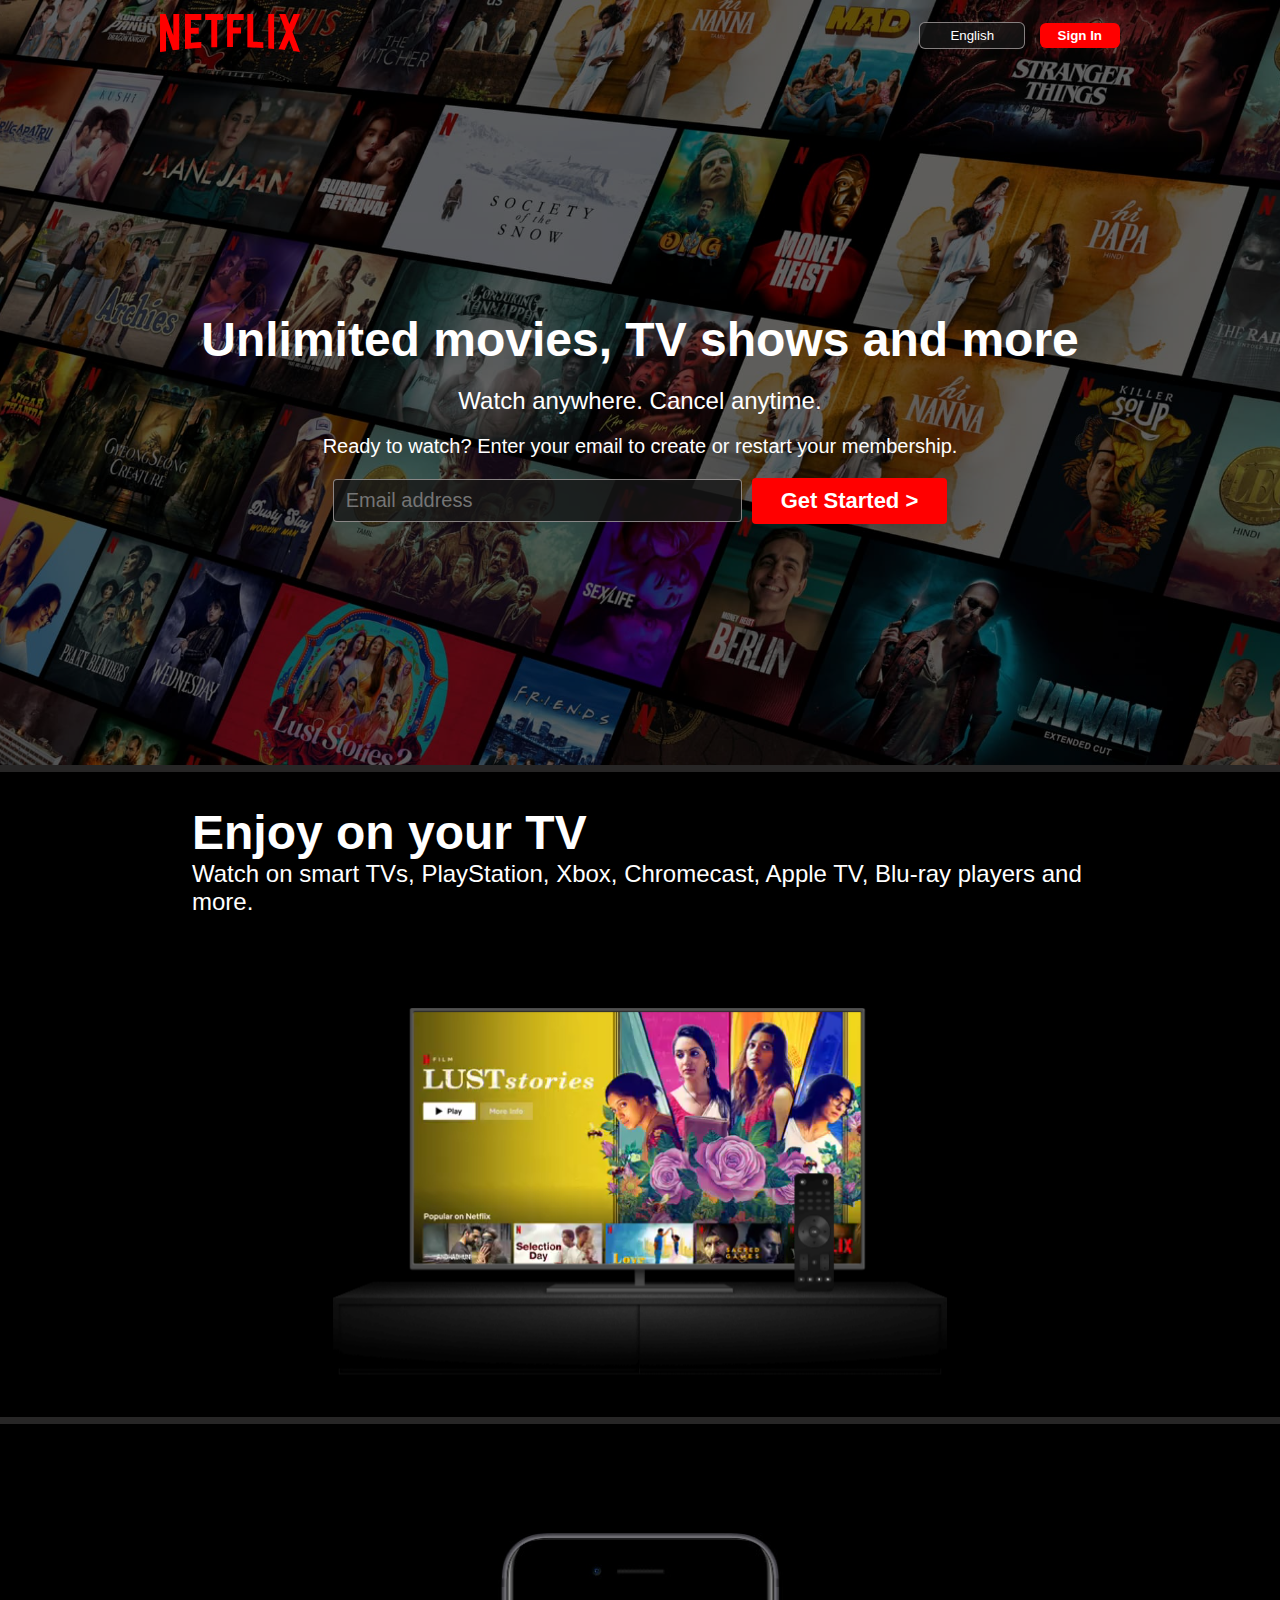
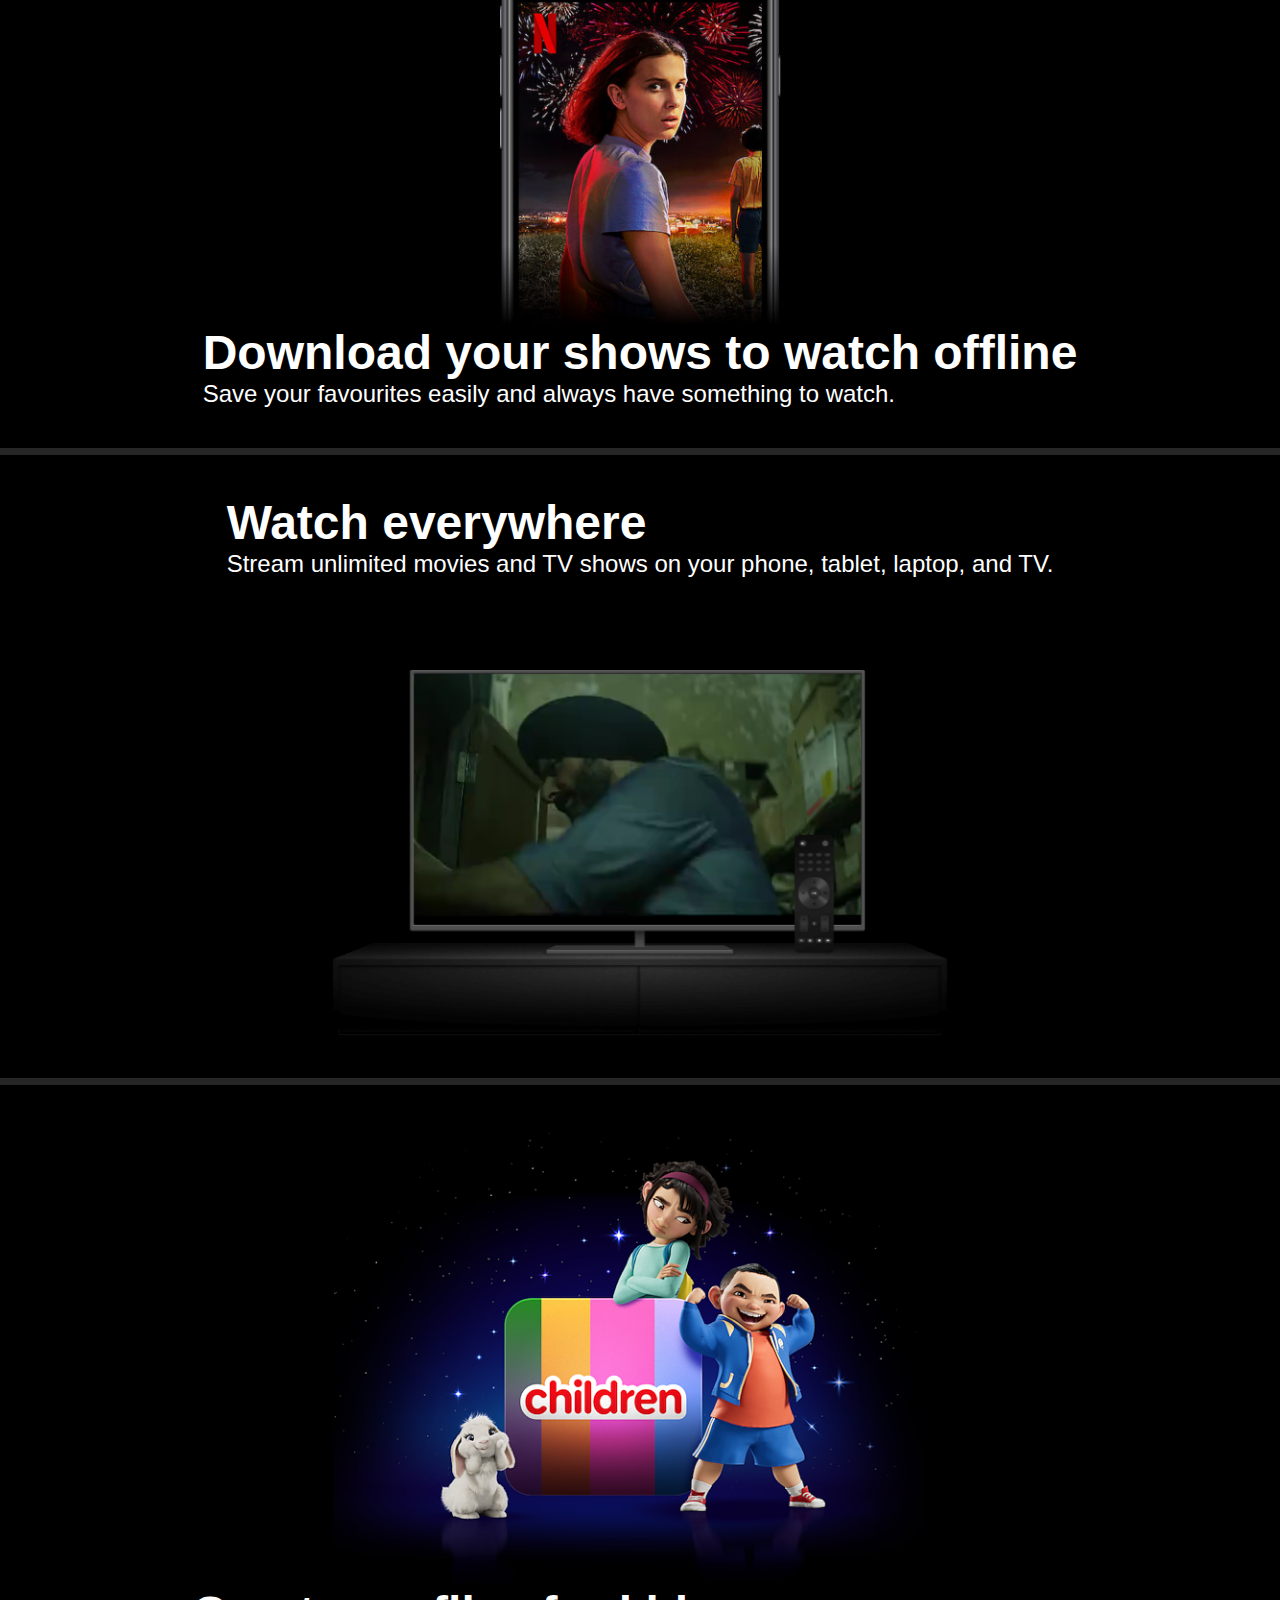
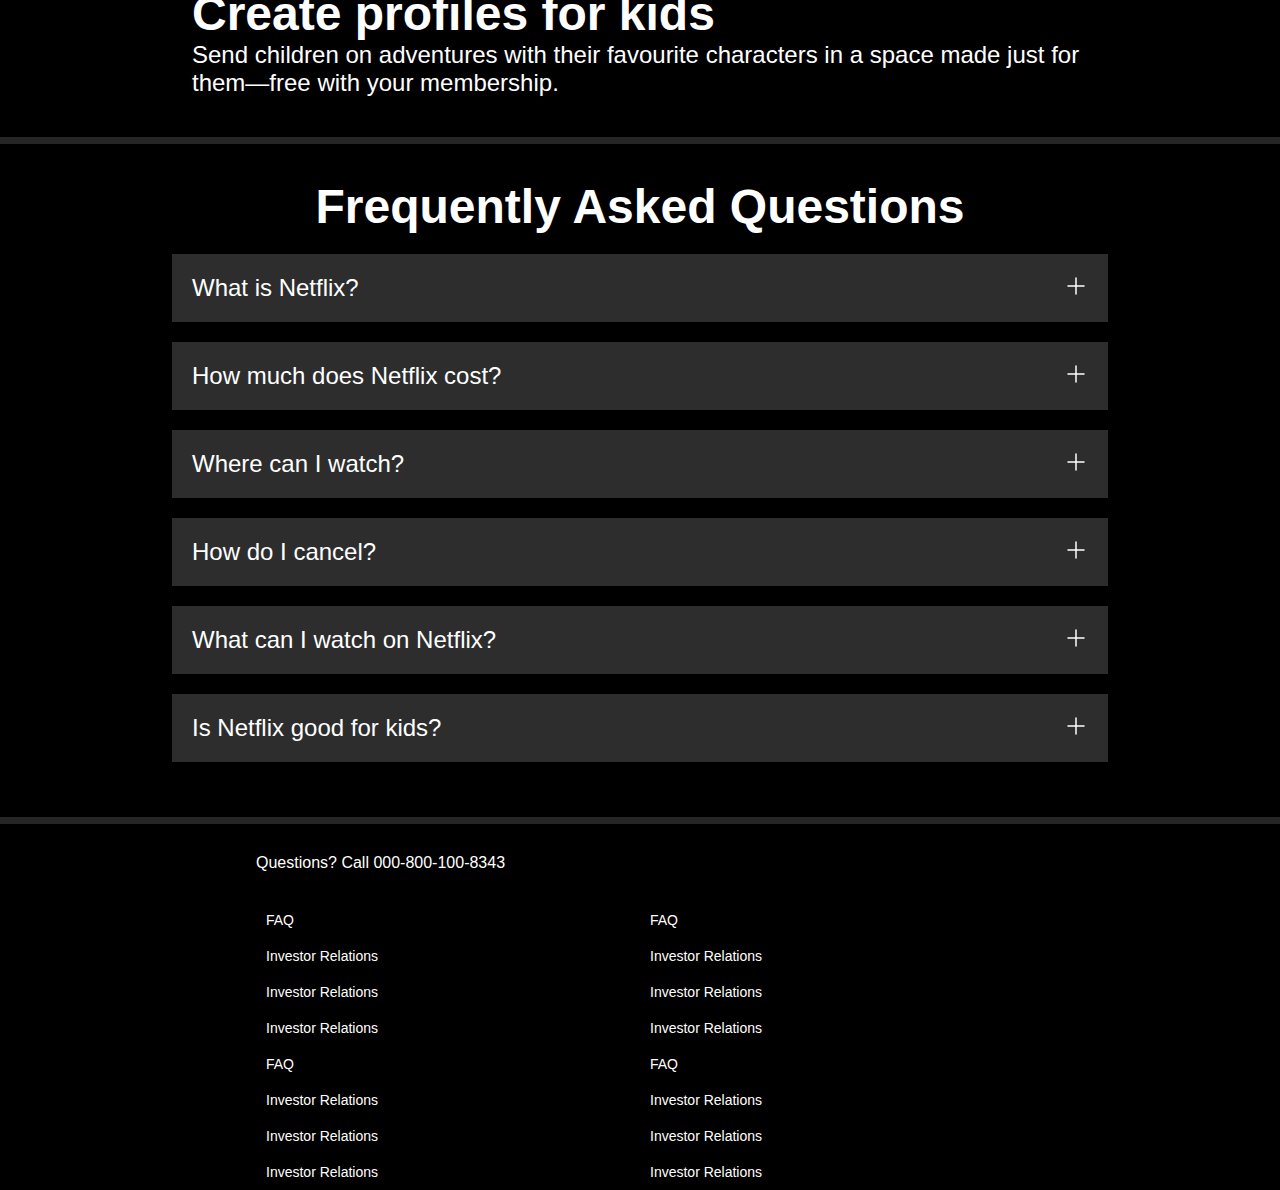
<file: src/main/resources/templates/index.html>
<!DOCTYPE html>
<html lang="en">
<head>
    <meta charset="UTF-8">
    <meta name="viewport" content="width=device-width, initial-scale=1.0">
    <title>Document</title>
    <link rel="stylesheet" href="https://cdnjs.cloudflare.com/ajax/libs/font-awesome/6.5.1/css/all.min.css" integrity="sha512-DTOQO9RWCH3ppGqcWaEA1BIZOC6xxalwEsw9c2QQeAIftl+Vegovlnee1c9QX4TctnWMn13TZye+giMm8e2LwA==" crossorigin="anonymous" referrerpolicy="no-referrer" />
    <link rel="stylesheet" href="style.css">
</head>
<body>

    <div class="main">
        <nav>
            <span><img src="images/logo.svg" alt=""></span>

            <div>
                <button class="btn">English</button>
                <button class="btn red-btn-sm">Sign In</button>
            </div>
        </nav>
        <div class="box"></div>

        <div class="hero">
            <span>Unlimited movies, TV shows and more</span>
            <span>Watch anywhere. Cancel anytime.</span>
            <span>Ready to watch? Enter your email to create or restart your membership.</span>
            
            <span>
            <div class="hero-btns">
                <input type="text" placeholder="Email address">
                <button class="btn red-btn">Get Started &gt;</button>
            </div>
            </span>
        </div>

        <div class="separation"></div>

    </div>

    <section class="first">
        <div>
            <span>Enjoy on your TV</span>
            <span>Watch on smart TVs, PlayStation, Xbox, Chromecast, Apple TV, Blu-ray players and more.</span>
        </div>

        <div class="sec-1-img">
            <img src="images/img1.png" alt="">
            <video src="videos/video1.m4v " autoplay loop muted></video>
        </div>
    </section>
    <div class="separation"></div>

    <section class="first second">
        <div class="sec-1-img">
            <img src="images/img2.jpg" alt=""></div>

        <div>
            <span>Download your shows to watch offline</span>
            <span>Save your favourites easily and always have something to watch.</span>
        </div>
    </section>
    <div class="separation"></div>

    <section class="first third">
        <div>
            <span>Watch everywhere</span>
            <span>Stream unlimited movies and TV shows on your phone, tablet, laptop, and TV.</span>
        </div>

        <div class="sec-1-img">
            <img src="images/img1.png" alt="">
            <video src="videos/video2.m4v " autoplay loop muted></video>
        </div>
    </section>
    <div class="separation"></div>

    <section class="first fourth">
        <div class="sec-1-img">
            <img src="images/img4.png" alt=""></div>

        <div>
            <span>Create profiles for kids</span>
            <span>Send children on adventures with their favourite characters in a space made just for them—free with your membership.</span>
        </div>
    </section>
    <div class="separation"></div>
    
    <section class="faq">
        <h2>Frequently Asked Questions</h2>
        <div class="faqbox">
            <span>What is Netflix?</span>
            <svg xmlns="http://www.w3.org/2000/svg" width="24" height="24" viewBox="0 0 24 24" fill="none">
            <path d="M12 4V20M20 12H4" stroke="#000000" stroke-width="1.5" stroke-linecap="round" stroke-linejoin="round"/>
            </svg>
            
        </div>
        <div class="faqbox">
            <span>How much does Netflix cost?</span>
            <svg xmlns="http://www.w3.org/2000/svg" width="24" height="24" viewBox="0 0 24 24" fill="none">
            <path d="M12 4V20M20 12H4" stroke="#000000" stroke-width="1.5" stroke-linecap="round" stroke-linejoin="round"/>
            </svg>
            
        </div>
        <div class="faqbox">
            <span>Where can I watch?</span>
            <svg xmlns="http://www.w3.org/2000/svg" width="24" height="24" viewBox="0 0 24 24" fill="none">
            <path d="M12 4V20M20 12H4" stroke="#000000" stroke-width="1.5" stroke-linecap="round" stroke-linejoin="round"/>
            </svg>
            
        </div>
        <div class="faqbox">
            <span>How do I cancel?</span>
            <svg xmlns="http://www.w3.org/2000/svg" width="24" height="24" viewBox="0 0 24 24" fill="none">
            <path d="M12 4V20M20 12H4" stroke="#000000" stroke-width="1.5" stroke-linecap="round" stroke-linejoin="round"/>
            </svg>
            
        </div>
        <div class="faqbox">
            <span>What can I watch on Netflix?</span>
            <svg xmlns="http://www.w3.org/2000/svg" width="24" height="24" viewBox="0 0 24 24" fill="none">
            <path d="M12 4V20M20 12H4" stroke="#000000" stroke-width="1.5" stroke-linecap="round" stroke-linejoin="round"/>
            </svg>
            
        </div>
        <div class="faqbox">
            <span>Is Netflix good for kids?</span>
            <svg xmlns="http://www.w3.org/2000/svg" width="24" height="24" viewBox="0 0 24 24" fill="none">
            <path d="M12 4V20M20 12H4" stroke="#000000" stroke-width="1.5" stroke-linecap="round" stroke-linejoin="round"/>
            </svg>
            
        </div>
    </section>
    <div class="separation"></div>

    <footer>
        <div class="quetion">Questions? Call 000-800-100-8343</div>
        <div class="footer">
            <div class="footer-items">
                <a href="FAQ">FAQ</a>
                <a href="FAQ">Investor Relations</a>
                <a href="FAQ">Investor Relations</a>
                <a href="FAQ">Investor Relations</a>
            </div>
    
            <div class="footer-items">
                <a href="FAQ">FAQ</a>
                <a href="FAQ">Investor Relations</a>
                <a href="FAQ">Investor Relations</a>
                <a href="FAQ">Investor Relations</a>
            </div>
            <div class="footer-items">
                <a href="FAQ">FAQ</a>
                <a href="FAQ">Investor Relations</a>
                <a href="FAQ">Investor Relations</a>
                <a href="FAQ">Investor Relations</a>
            </div>
    
            <div class="footer-items">
                <a href="FAQ">FAQ</a>
                <a href="FAQ">Investor Relations</a>
                <a href="FAQ">Investor Relations</a>
                <a href="FAQ">Investor Relations</a>
            </div>
        </div>
    </footer>
</body>
</html>
</file>
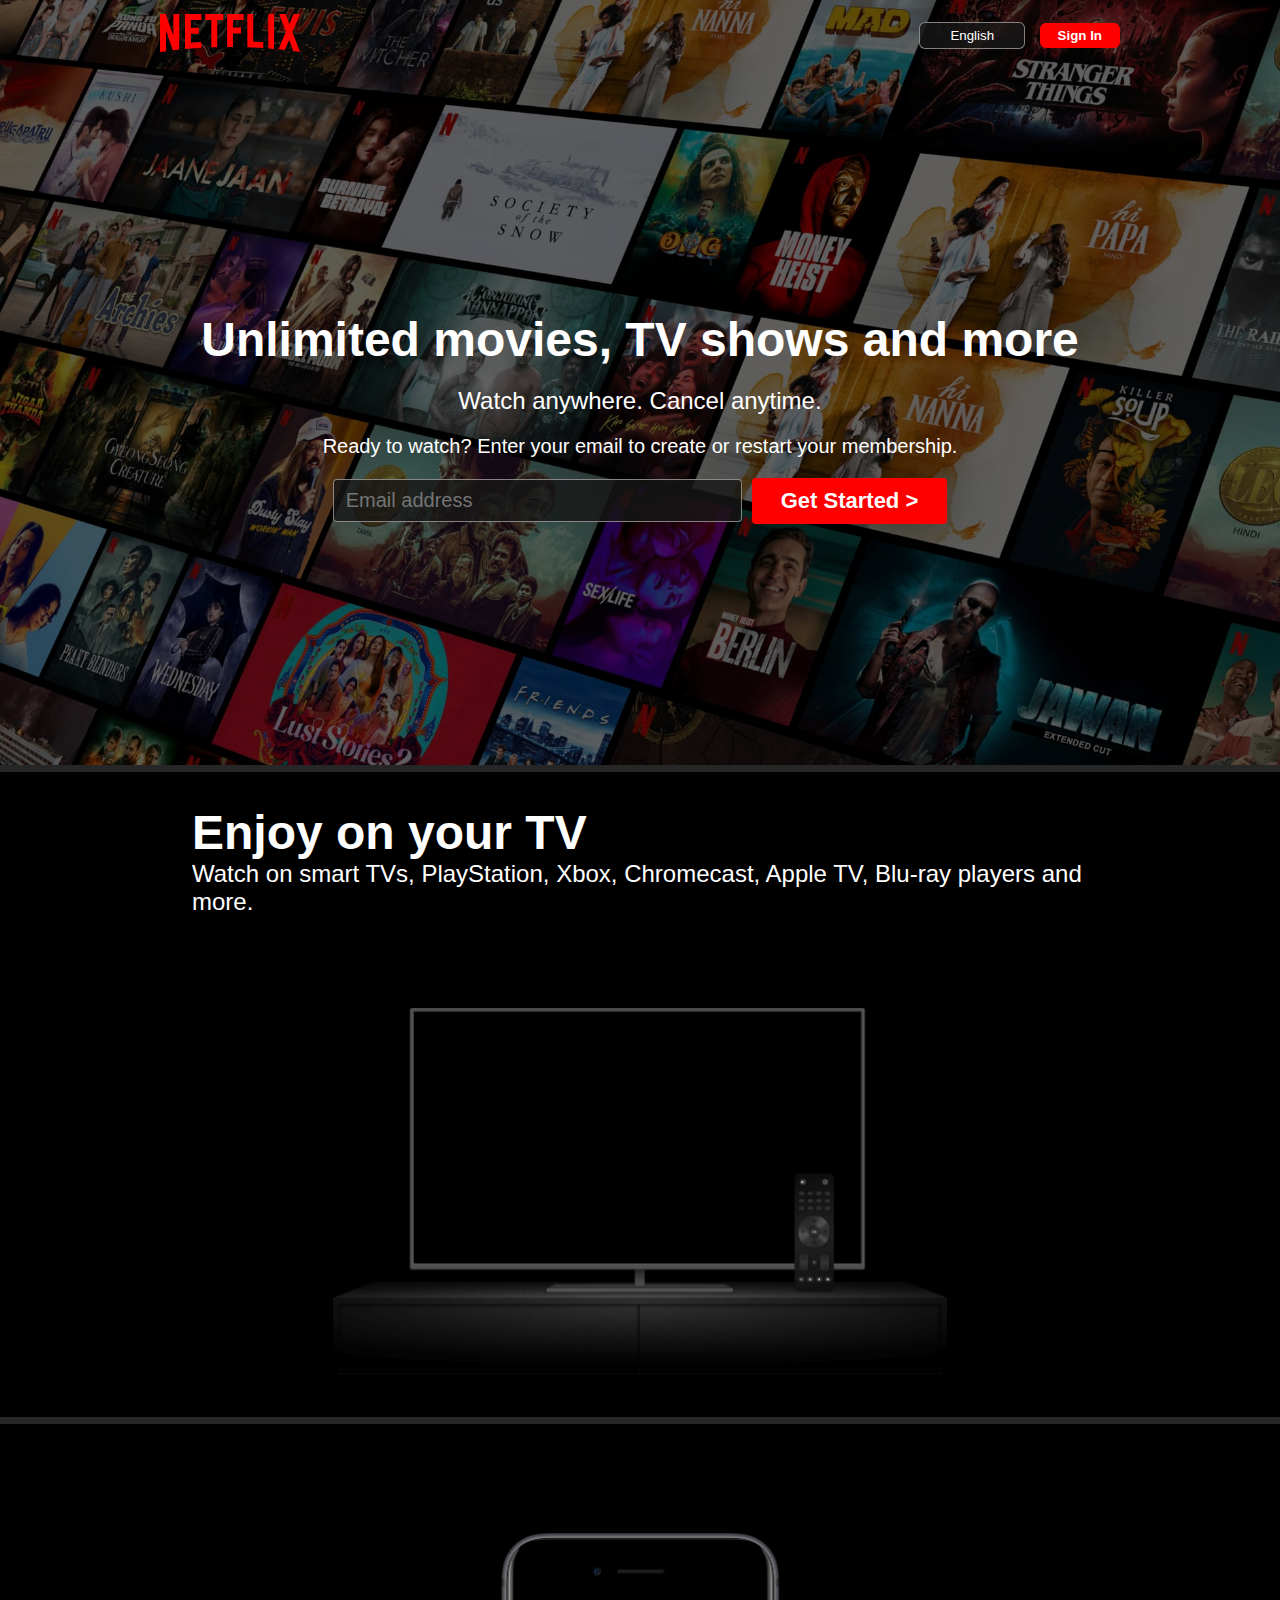
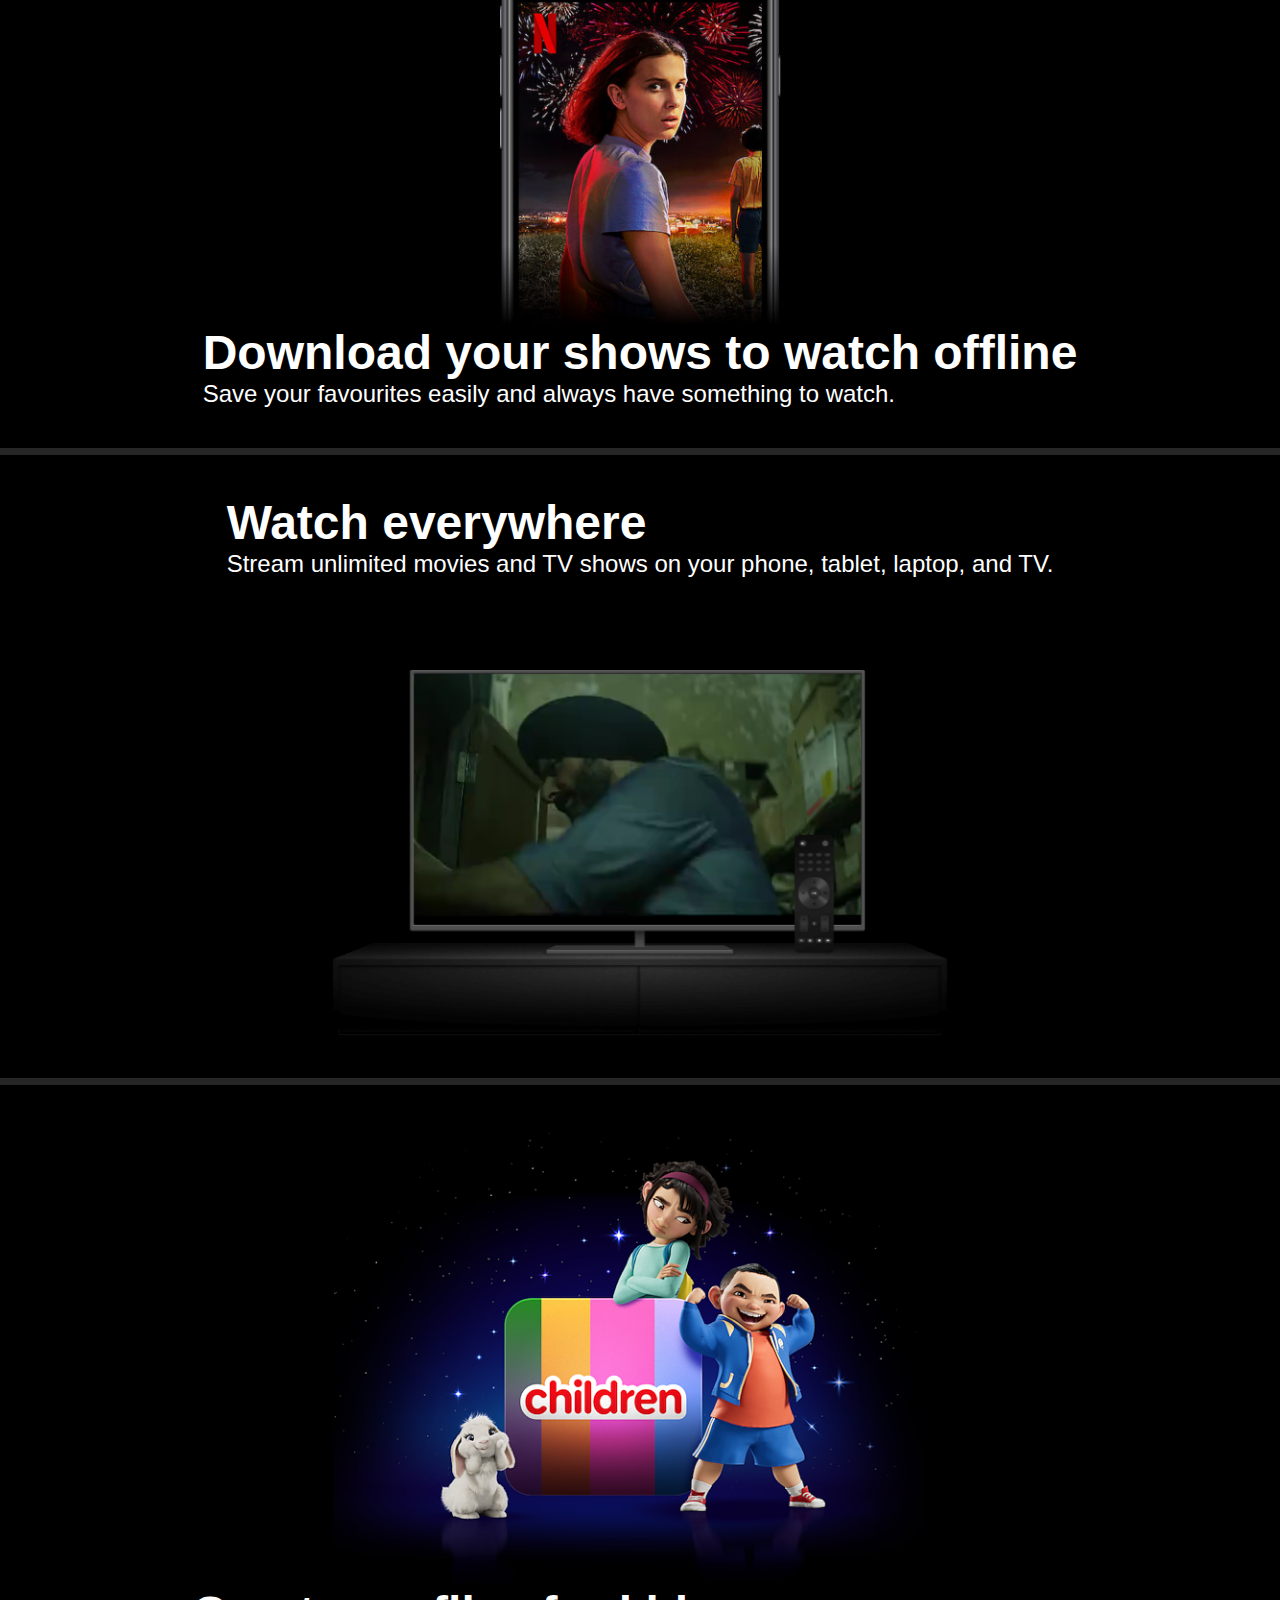
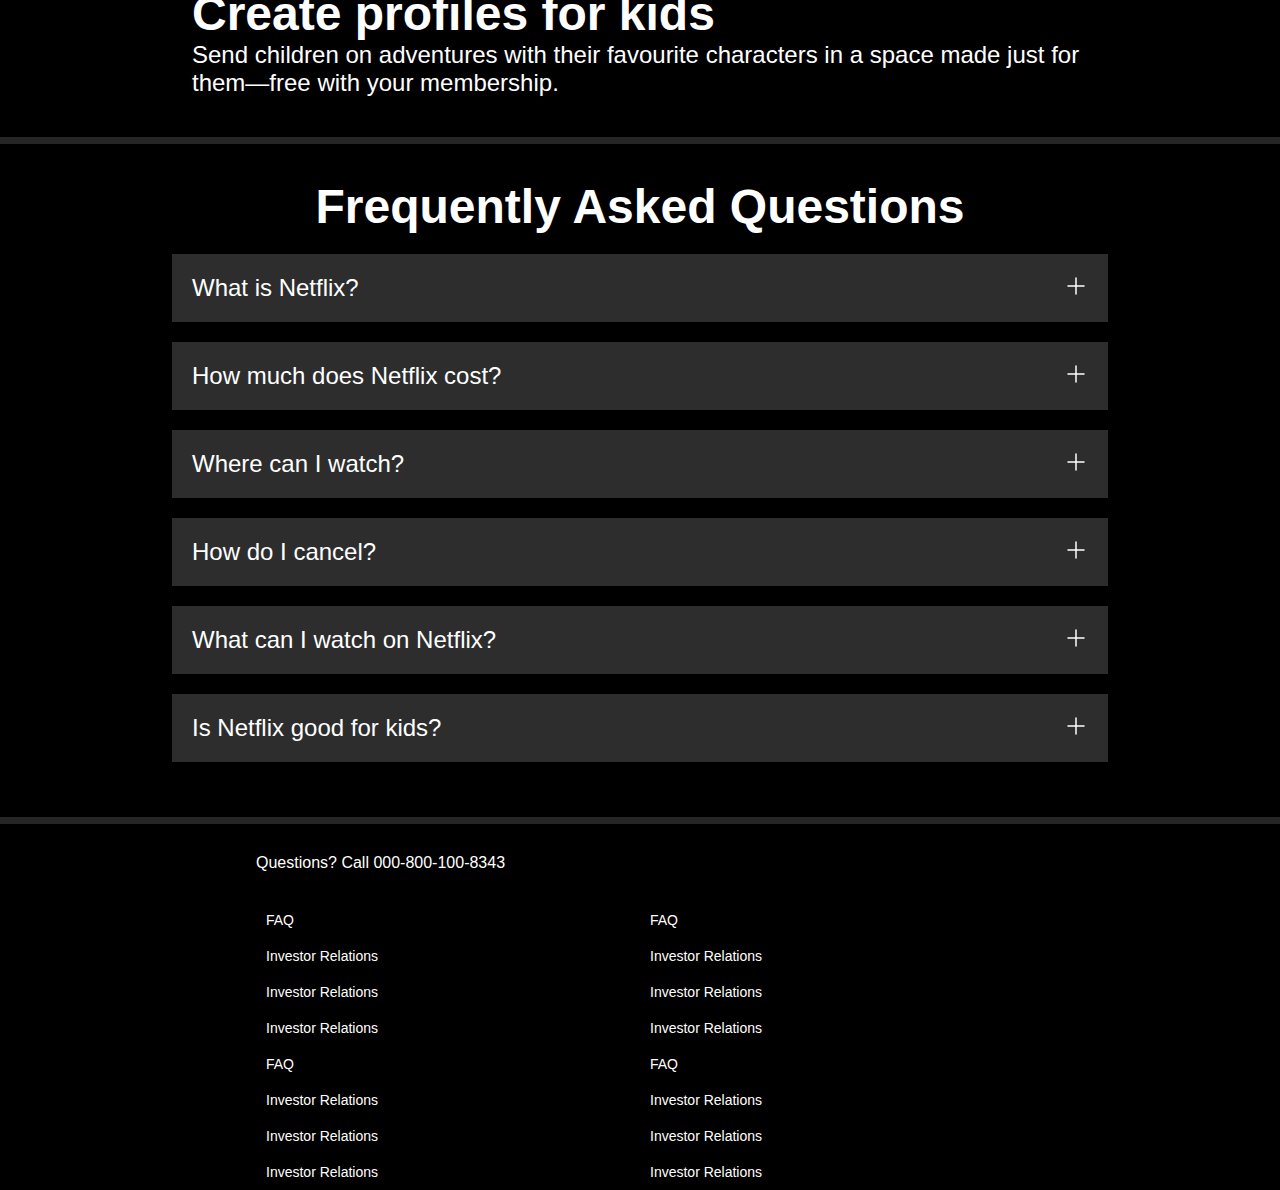
<file: src/main/resources/templates/home.html>
<!DOCTYPE html>
<html lang="en">
<head>
    <meta charset="UTF-8">
    <meta name="viewport" content="width=device-width, initial-scale=1.0">
    <title>Netflix on K8's</title>
    <link rel="stylesheet" href="style.css">
</head>
<body>
	<div class="main">
        <nav>
            <span><img src="images/logo.svg" alt=""></span>

            <div>
                <button class="btn">English</button>
                <button class="btn red-btn-sm">Sign In</button>
            </div>
        </nav>
        <div class="box"></div>

        <div class="hero">
            <span>Unlimited movies, TV shows and more</span>
            <span>Watch anywhere. Cancel anytime.</span>
            <span>Ready to watch? Enter your email to create or restart your membership.</span>

            <span>
            <div class="hero-btns">
                <input type="text" placeholder="Email address">
                <button class="btn red-btn">Get Started &gt;</button>
            </div>
            </span>
        </div>

        <div class="separation"></div>

    </div>

    <section class="first">
        <div>
            <span>Enjoy on your TV</span>
            <span>Watch on smart TVs, PlayStation, Xbox, Chromecast, Apple TV, Blu-ray players and more.</span>
        </div>

        <div class="sec-1-img">
            <img src="images/img1.png" alt="">
            <video src="videos/video1.m4v " autoplay loop muted></video>
        </div>
    </section>
    <div class="separation"></div>

    <section class="first second">
        <div class="sec-1-img">
            <img src="images/img2.jpg" alt=""></div>

        <div>
            <span>Download your shows to watch offline</span>
            <span>Save your favourites easily and always have something to watch.</span>
        </div>
    </section>
    <div class="separation"></div>

    <section class="first third">
        <div>
            <span>Watch everywhere</span>
            <span>Stream unlimited movies and TV shows on your phone, tablet, laptop, and TV.</span>
        </div>

        <div class="sec-1-img">
            <img src="images/img1.png" alt="">
            <video src="videos/video2.m4v " autoplay loop muted></video>
        </div>
    </section>
    <div class="separation"></div>

    <section class="first fourth">
        <div class="sec-1-img">
            <img src="images/img4.png" alt=""></div>

        <div>
            <span>Create profiles for kids</span>
            <span>Send children on adventures with their favourite characters in a space made just for them—free with your membership.</span>
        </div>
    </section>
    <div class="separation"></div>

    <section class="faq">
        <h2>Frequently Asked Questions</h2>
        <div class="faqbox">
            <span>What is Netflix?</span>
            <svg xmlns="http://www.w3.org/2000/svg" width="24" height="24" viewBox="0 0 24 24" fill="none">
            <path d="M12 4V20M20 12H4" stroke="#000000" stroke-width="1.5" stroke-linecap="round" stroke-linejoin="round"/>
            </svg>

        </div>
        <div class="faqbox">
            <span>How much does Netflix cost?</span>
            <svg xmlns="http://www.w3.org/2000/svg" width="24" height="24" viewBox="0 0 24 24" fill="none">
            <path d="M12 4V20M20 12H4" stroke="#000000" stroke-width="1.5" stroke-linecap="round" stroke-linejoin="round"/>
            </svg>

        </div>
        <div class="faqbox">
            <span>Where can I watch?</span>
            <svg xmlns="http://www.w3.org/2000/svg" width="24" height="24" viewBox="0 0 24 24" fill="none">
            <path d="M12 4V20M20 12H4" stroke="#000000" stroke-width="1.5" stroke-linecap="round" stroke-linejoin="round"/>
            </svg>

        </div>
        <div class="faqbox">
            <span>How do I cancel?</span>
            <svg xmlns="http://www.w3.org/2000/svg" width="24" height="24" viewBox="0 0 24 24" fill="none">
            <path d="M12 4V20M20 12H4" stroke="#000000" stroke-width="1.5" stroke-linecap="round" stroke-linejoin="round"/>
            </svg>

        </div>
        <div class="faqbox">
            <span>What can I watch on Netflix?</span>
            <svg xmlns="http://www.w3.org/2000/svg" width="24" height="24" viewBox="0 0 24 24" fill="none">
            <path d="M12 4V20M20 12H4" stroke="#000000" stroke-width="1.5" stroke-linecap="round" stroke-linejoin="round"/>
            </svg>

        </div>
        <div class="faqbox">
            <span>Is Netflix good for kids?</span>
            <svg xmlns="http://www.w3.org/2000/svg" width="24" height="24" viewBox="0 0 24 24" fill="none">
            <path d="M12 4V20M20 12H4" stroke="#000000" stroke-width="1.5" stroke-linecap="round" stroke-linejoin="round"/>
            </svg>

        </div>
    </section>
    <div class="separation"></div>

    <footer>
        <div class="quetion">Questions? Call 000-800-100-8343</div>
        <div class="footer">
            <div class="footer-items">
                <a href="FAQ">FAQ</a>
                <a href="FAQ">Investor Relations</a>
                <a href="FAQ">Investor Relations</a>
                <a href="FAQ">Investor Relations</a>
            </div>

            <div class="footer-items">
                <a href="FAQ">FAQ</a>
                <a href="FAQ">Investor Relations</a>
                <a href="FAQ">Investor Relations</a>
                <a href="FAQ">Investor Relations</a>
            </div>
            <div class="footer-items">
                <a href="FAQ">FAQ</a>
                <a href="FAQ">Investor Relations</a>
                <a href="FAQ">Investor Relations</a>
                <a href="FAQ">Investor Relations</a>
            </div>

            <div class="footer-items">
                <a href="FAQ">FAQ</a>
                <a href="FAQ">Investor Relations</a>
                <a href="FAQ">Investor Relations</a>
                <a href="FAQ">Investor Relations</a>
            </div>
        </div>
    </footer>
</body>

</html>
</file>
<file: src/main/resources/templates/style.css>
@import url('https://fonts.googleapis.com/css2?family=Martel+Sans&family=Roboto+Condensed:wght@400;500&display=swap');

*{
    padding: 0;
    margin: 0;
    font-family: "Netflix Sans", "Helvetica Neue", "Segoe UI", sans-serif;;

}
body{
    background-color: black;
}

.main{
    background-image: url(images/bg.jpg);
    height: 85vh;
    position: relative;
    background-position: center center;
    background-repeat: no-repeat;
    background-size: cover;
}
.main .box{
    height: 85vh;
    width: 100%;
    opacity: 0.5;
    background-color: black;
    position: absolute;
    top: 0;
}
nav{
    max-width: 75vw;
    margin: auto;
    justify-content: space-between;
    display: flex;
    align-items: center;
    height: 70px;
}
nav img{
    width: 140px;
    position: relative;
    z-index: 100;
}
nav button{
    position: relative;
    z-index: 100;
}

.hero{
    font-family: 'Martel Sans', sans-serif;

    height: calc(100% - 70px);
    display: flex;
    align-items: center;
    justify-content: center;
    flex-direction: column;
    color: white;
    position: relative;
    gap: 20px;
    padding: 0 30px;
    text-align: center;
    
}
.hero> :first-child{
    font-size: 48px;
    font-weight: 900;
}
.hero> :nth-child(2){
    font-size: 24px;
    font-weight: 400;
}
.hero> :nth-child(3){
    font-size: 20px;
    font-weight: 400;
}

.separation{
    height: 7px;
    background-color: rgb(39, 38, 38);
}

.btn{
    padding: 5px 30px;
    color: white;
    background-color: rgba(23, 23, 23, 0.8);
    border: none;
    border: 1px solid rgb(246, 238, 238,0.5);
    border-radius: 6px;
    cursor: pointer;

}

.red-btn{
    background-color: red;
    font-size: 22px;
    padding: 10px 29px;
    border-radius: 4px;
    color: white;
    font-weight: bold;
    border: none;
}
.red-btn-sm{
    /* font-family: 'Martel Sans', sans-serif; */
    font-weight: 700;
    background-color: red;
    margin-left: 10px;
    border: none;
    padding: 5px 18px;
}

.main input{
    font-size: 20px;
    color: white;
    padding: 9px 130px 9px 12px;
    border-radius: 4px;
    background-color: rgba(23, 23, 23, 0.8);
    border: 1px solid rgb(246, 238, 238,0.5);
}
.hero-btns{
    display: flex;
    align-items: center;
    justify-content: center;
    gap: 10px;
}


@media screen and (max-width: 1300px){
    body{
        .first{
            flex-wrap: wrap;
        }
        .sec-1-img img{
            width: 48vw;
        }
        .sec-1-img video{
            width: 38vw;
        }
        .sec-1-img video{
            top: 78px;
        }
    }
}

.first{
    display: flex;
    justify-content: center;
    align-items: center;
    max-width: 70vw;
    margin: 40px auto;
    color: white;
    /* border: 2px solid white; */
}

.sec-1-img{
    position: relative;
}
.sec-1-img img{
    width: 30vw;
    position: relative;
    z-index: 10;
}
.sec-1-img video{
    position: absolute;
    width: 25vw;
    top: 61px;
    right: 0;
    left: 54px;
}

.first> div{
    display: flex;
    flex-direction: column;
}

.first> div :first-child{
    font-size: 48px;
    font-weight: 900;
}

.first> div :nth-child(2){
    font-size: 24px;
    font-weight: 400;
}


.faq h2{
    text-align: center;
    font-size: 48px;
    font-weight: 900;
}
.faq{
    background-color: black;
    color: white;
    padding: 35px;
}
.faqbox svg{
    filter: invert(1);
}

.faqbox:hover{
    background-color: rgb(40, 40, 40);
}
.faqbox{
    display: flex;
    justify-content: space-between;
    background-color:rgb(45,45,45);
    padding: 20px;
    max-width: 70vw;
    margin: 20px auto;
    font-size: 24px;
    font-weight: 400;
    cursor: pointer;
}

footer{
    color: white;
    max-width: 60vw;
    margin: auto;
}
.footer a{
    text-decoration: none;
    font-size: 14px;
    font-weight: 400;
    padding: 10px;
    color: white;
}
footer .quetion{
    padding: 30px 0;
}

.footer{
    display: grid;
    grid-template-columns: 1fr 1fr 1fr 1fr;
    color: white;
    max-width: 60vw;
    margin: auto;
}

.footer-items{
    display: flex;
    flex-direction: column;
}

@media screen and (max-width: 1300px){
    body{
        .footer{
            display: grid;
            grid-template-columns: 1fr 1fr;
        }
    }
}
</file>
